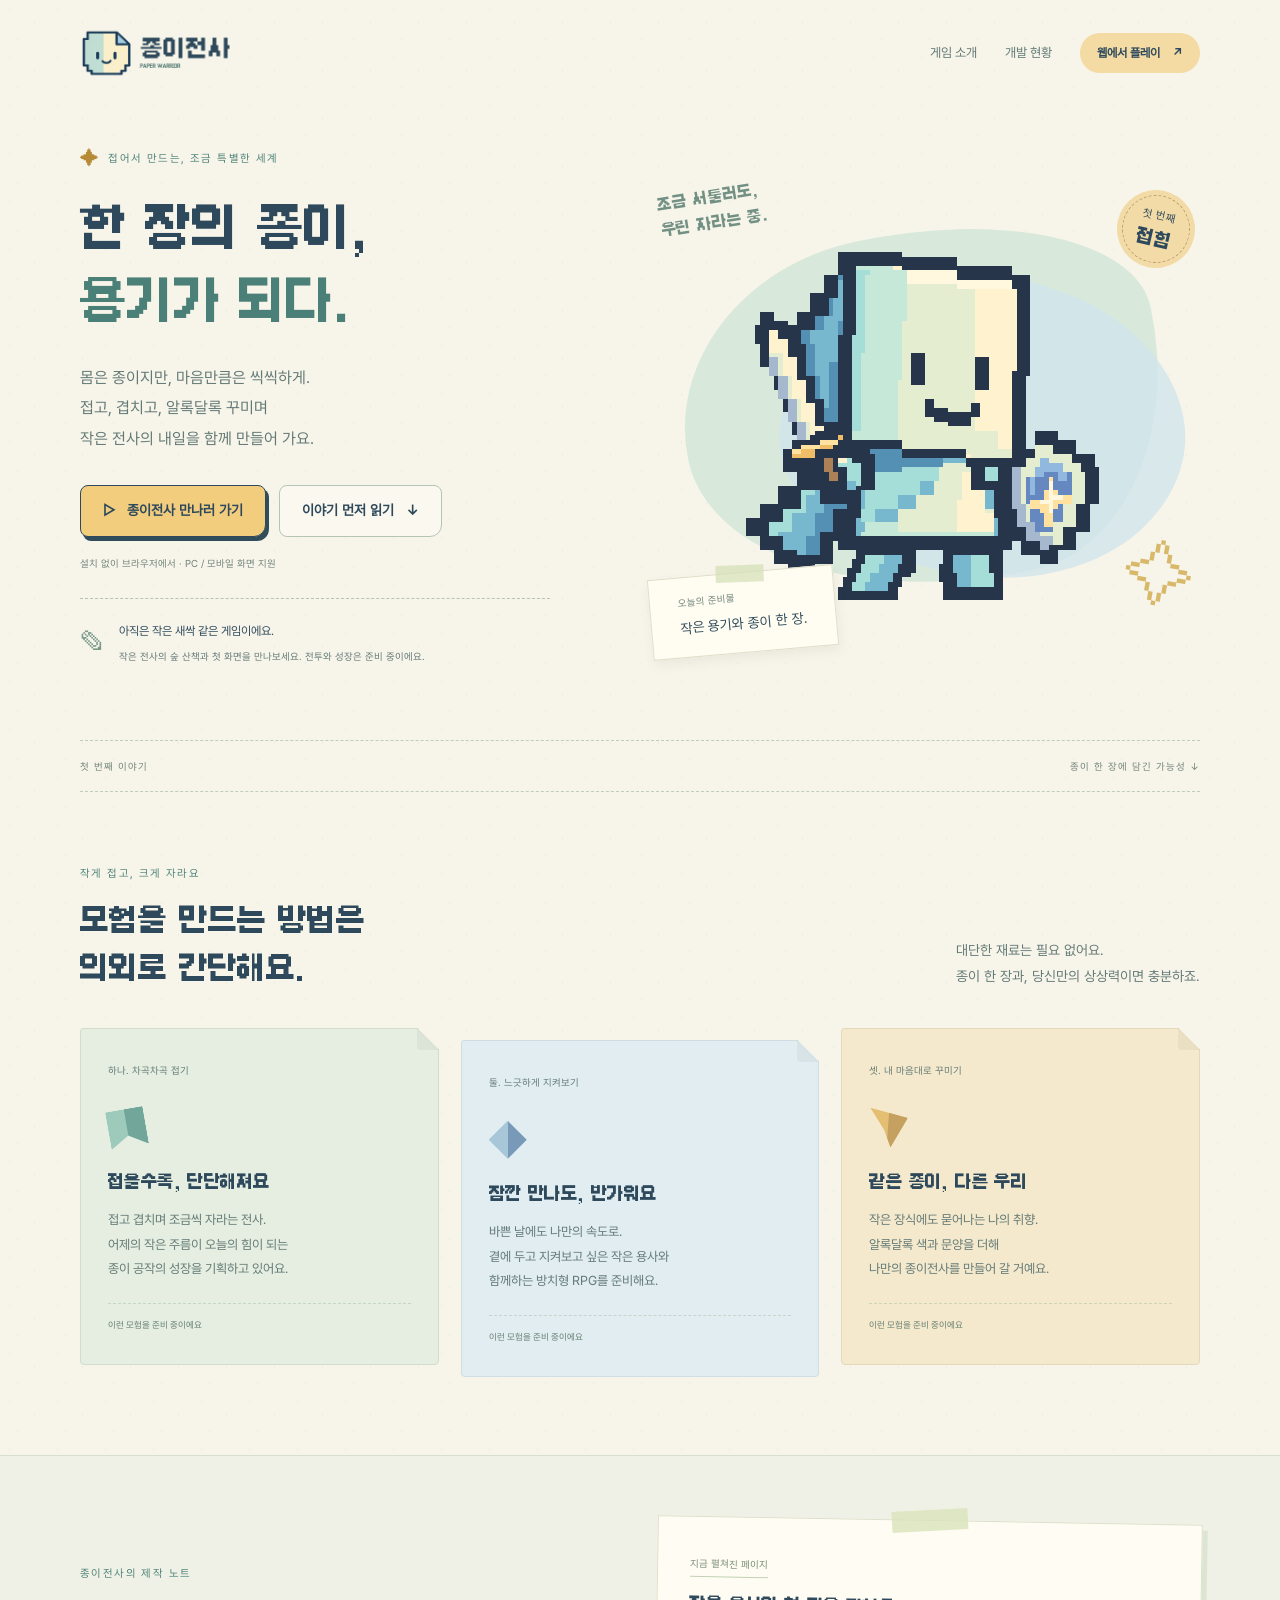
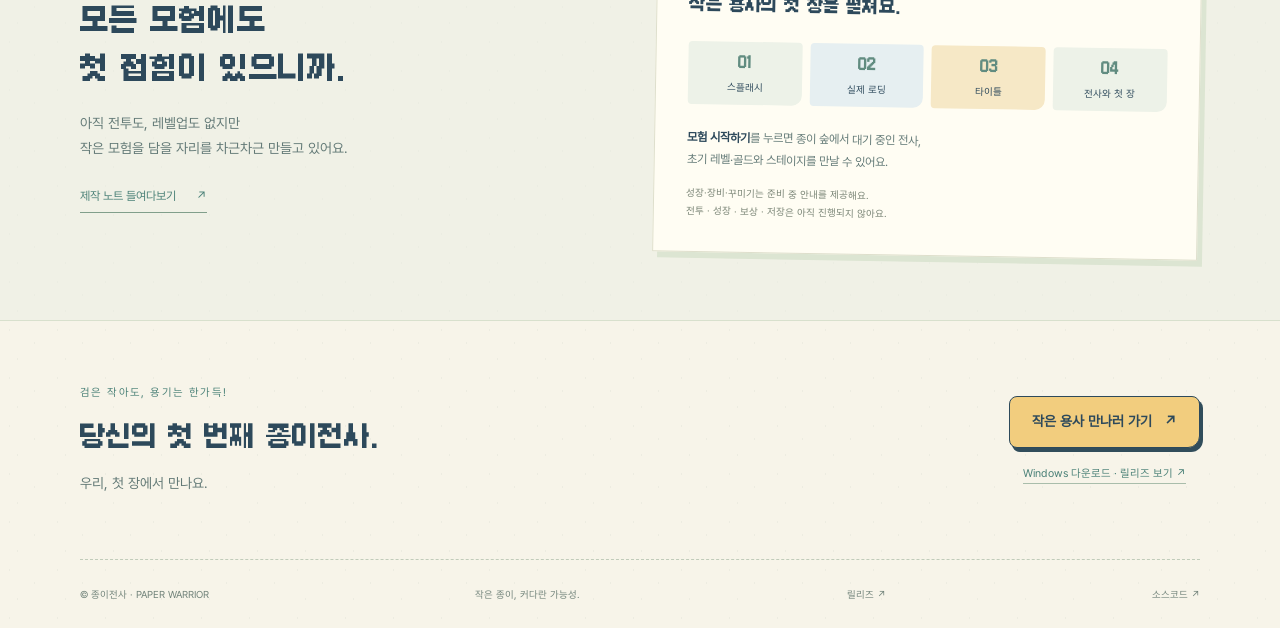
<file: index.html>
<!doctype html>
<html lang="ko">
<head>
  <meta charset="utf-8">
  <meta name="viewport" content="width=device-width, initial-scale=1">
  <meta name="description" content="한 장의 종이에서 시작되는 작은 전사의 커다란 모험. 웹 우선 방치형 RPG, 종이전사.">
  <meta name="theme-color" content="#f7f4e9">
  <title>종이전사 — 작은 종이, 커다란 모험</title>
  <link rel="icon" href="favicon.ico" sizes="any">
  <link rel="icon" href="assets/favicon_32.png" type="image/png" sizes="32x32">
  <link rel="apple-touch-icon" href="assets/apple_touch_icon.png">
  <link rel="stylesheet" href="site.css?v=8e01fab6689779d3">
</head>
<body>
  <a class="skip-link" href="#main">본문으로 건너뛰기</a>
  <header class="site-header wrap">
    <a class="brand" href="./" aria-label="종이전사 홈">
      <img class="brand-logo" src="assets/logo_wordmark.png" width="704" height="224" alt="종이전사 · PAPER WARRIOR">
    </a>
    <nav aria-label="주 메뉴">
      <a href="#about">게임 소개</a>
      <a href="#development">개발 현황</a>
      <a class="button button-small button-outline" href="play.html">웹에서 플레이 <span aria-hidden="true">↗</span></a>
    </nav>
  </header>

  <main id="main">
    <section class="hero wrap" aria-labelledby="hero-title">
      <div class="hero-copy">
        <p class="eyebrow"><span class="paper-star" aria-hidden="true">✦</span> 접어서 만드는, 조금 특별한 세계</p>
        <h1 id="hero-title">한 장의 종이,<br><em>용기가 되다.</em></h1>
        <p class="hero-description">몸은 종이지만, 마음만큼은 씩씩하게.<br>접고, 겹치고, 알록달록 꾸미며<br>작은 전사의 내일을 함께 만들어 가요.</p>
        <div class="hero-actions">
          <a class="button button-primary" href="play.html"><span aria-hidden="true">▷</span> 종이전사 만나러 가기</a>
          <a class="button button-outline" href="#about">이야기 먼저 읽기 <span aria-hidden="true">↓</span></a>
        </div>
        <p class="micro-copy">설치 없이 브라우저에서 · PC / 모바일 화면 지원</p>
        <div class="prototype-callout">
          <span class="callout-symbol" aria-hidden="true">✎</span>
          <div><strong>아직은 작은 새싹 같은 게임이에요.</strong><p>작은 전사의 숲 산책과 첫 화면을 만나보세요. 전투와 성장은 준비 중이에요.</p></div>
        </div>
      </div>

      <div class="hero-visual" aria-label="종이전사의 첫 번째 모험">
        <div class="paper-cloud cloud-mint" aria-hidden="true"></div>
        <div class="paper-cloud cloud-blue" aria-hidden="true"></div>
        <span class="hero-handwriting">조금 서툴러도,<br>우린 자라는 중.</span>
        <span class="chapter-sticker">첫 번째<br><strong>접힘</strong></span>
        <div class="hero-art"><img class="hero-sprite" src="assets/concept_idle_walk_run.png?v=cad85f3a09a4b520" width="1536" height="96" alt="작은 검과 별 방패를 든 종이전사" fetchpriority="high"></div>
        <div class="warrior-note"><span>오늘의 준비물</span><strong>작은 용기와 종이 한 장.</strong></div>
        <span class="hero-scribble" aria-hidden="true">✧</span>
      </div>
    </section>

    <div class="chapter-divider wrap" aria-hidden="true"><span>첫 번째 이야기</span><span>종이 한 장에 담긴 가능성 ↓</span></div>

    <section class="section wrap" id="about" aria-labelledby="about-title">
      <div class="section-heading">
        <div><p class="eyebrow">작게 접고, 크게 자라요</p><h2 id="about-title">모험을 만드는 방법은<br>의외로 간단해요.</h2></div>
        <p>대단한 재료는 필요 없어요.<br>종이 한 장과, 당신만의 상상력이면 충분하죠.</p>
      </div>
      <div class="feature-grid">
        <article class="feature-card"><span class="feature-number">하나. 차곡차곡 접기</span><div class="fold-icon fold-one" aria-hidden="true"></div><h3>접을수록, 단단해져요</h3><p>접고 겹치며 조금씩 자라는 전사.<br>어제의 작은 주름이 오늘의 힘이 되는<br>종이 공작의 성장을 기획하고 있어요.</p><span class="planned-label">이런 모험을 준비 중이에요</span></article>
        <article class="feature-card"><span class="feature-number">둘. 느긋하게 지켜보기</span><div class="fold-icon fold-two" aria-hidden="true"></div><h3>잠깐 만나도, 반가워요</h3><p>바쁜 날에도 나만의 속도로.<br>곁에 두고 지켜보고 싶은 작은 용사와<br>함께하는 방치형 RPG를 준비해요.</p><span class="planned-label">이런 모험을 준비 중이에요</span></article>
        <article class="feature-card"><span class="feature-number">셋. 내 마음대로 꾸미기</span><div class="fold-icon fold-three" aria-hidden="true"></div><h3>같은 종이, 다른 우리</h3><p>작은 장식에도 묻어나는 나의 취향.<br>알록달록 색과 문양을 더해<br>나만의 종이전사를 만들어 갈 거예요.</p><span class="planned-label">이런 모험을 준비 중이에요</span></article>
      </div>
    </section>

    <section class="development-section" id="development" aria-labelledby="development-title">
      <div class="wrap development-grid">
        <div><p class="eyebrow">종이전사의 제작 노트</p><h2 id="development-title">모든 모험에도<br>첫 접힘이 있으니까.</h2><p class="muted">아직 전투도, 레벨업도 없지만<br>작은 모험을 담을 자리를 차근차근 만들고 있어요.</p><a class="text-link" href="https://github.com/socra710/paper_warrior">제작 노트 들여다보기 <span aria-hidden="true">↗</span></a></div>
        <div class="development-card">
          <span class="small-tag">지금 펼쳐진 페이지</span>
          <h3>작은 용사의 첫 장을 펼쳐요.</h3>
          <ol class="screen-flow"><li><span>01</span>스플래시</li><li><span>02</span>실제 로딩</li><li><span>03</span>타이틀</li><li><span>04</span>전사와 첫 장</li></ol>
          <p><strong>모험 시작하기</strong>를 누르면 종이 숲에서 대기 중인 전사,<br>초기 레벨·골드와 스테이지를 만날 수 있어요.</p>
          <p class="development-note">성장·장비·꾸미기는 준비 중 안내를 제공해요.<br>전투 · 성장 · 보상 · 저장은 아직 진행되지 않아요.</p>
        </div>
      </div>
    </section>

    <section class="closing wrap" aria-labelledby="closing-title">
      <div><p class="eyebrow">검은 작아도, 용기는 한가득!</p><h2 id="closing-title">당신의 첫 번째 종이전사.</h2><p class="muted">우리, 첫 장에서 만나요.</p></div>
      <div class="closing-actions"><a class="button button-primary" href="play.html">작은 용사 만나러 가기 <span aria-hidden="true">↗</span></a><a class="download-link" href="https://github.com/socra710/paper_warrior_releases/releases">Windows 다운로드 · 릴리즈 보기 ↗</a></div>
    </section>
  </main>
  <footer class="site-footer wrap"><span>© 종이전사 · PAPER WARRIOR</span><span>작은 종이, 커다란 가능성.</span><a href="https://github.com/socra710/paper_warrior_releases/releases">릴리즈 <span aria-hidden="true">↗</span></a><a href="https://github.com/socra710/paper_warrior">소스코드 <span aria-hidden="true">↗</span></a></footer>
</body>
</html>
</file>
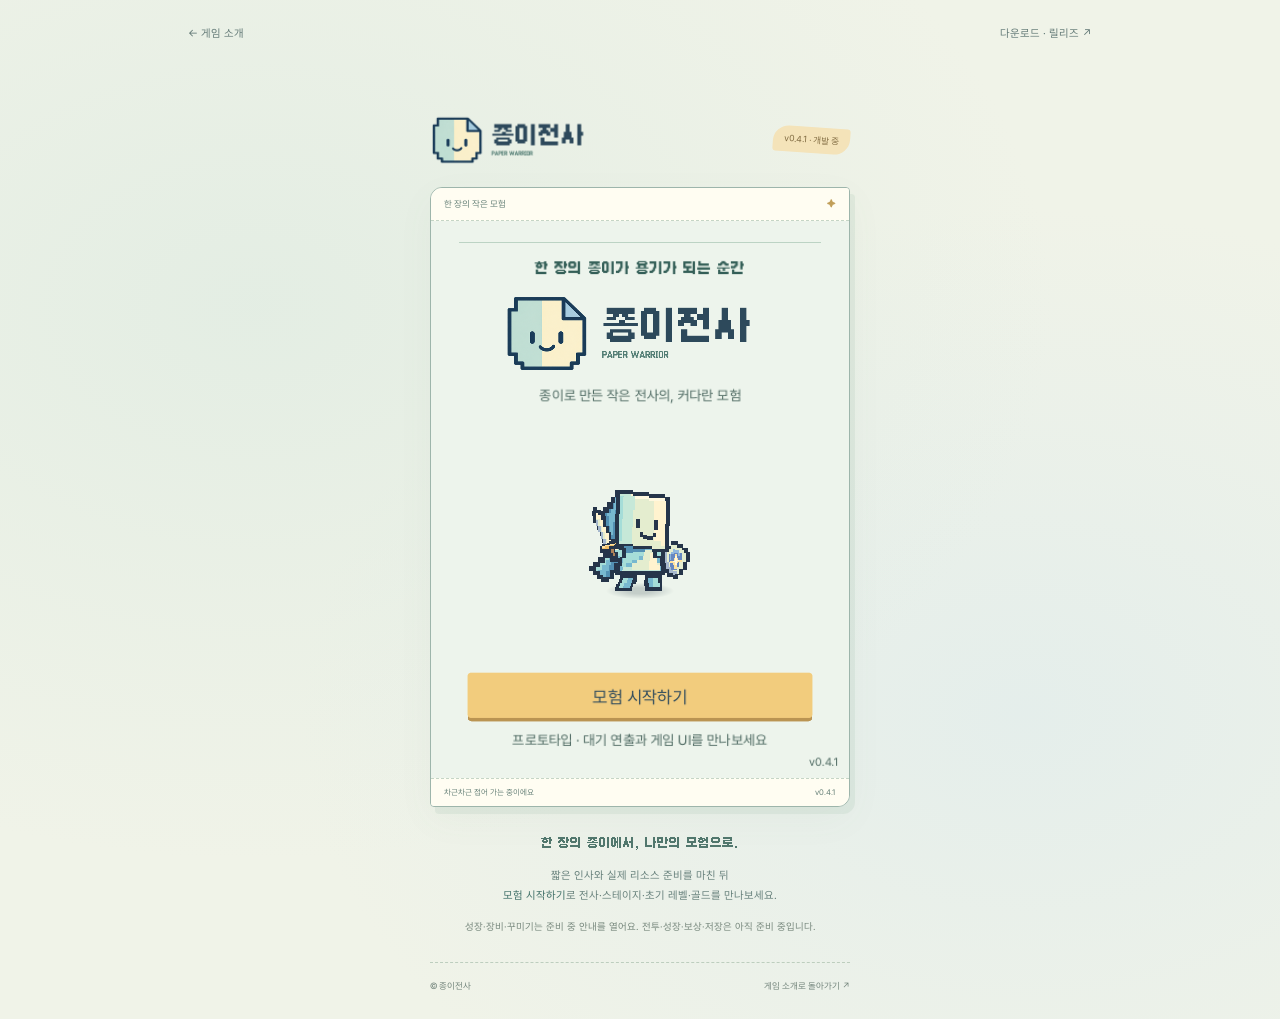
<file: play.html>
<!doctype html>
<html lang="ko">
<head>
  <meta charset="utf-8">
  <meta name="viewport" content="width=device-width, initial-scale=1">
  <meta name="theme-color" content="#f7f4e9">
  <title>종이전사 — 웹에서 플레이</title>
  <link rel="icon" href="favicon.ico" sizes="any">
  <link rel="icon" href="assets/favicon_32.png" type="image/png" sizes="32x32">
  <link rel="apple-touch-icon" href="assets/apple_touch_icon.png">
  <link rel="stylesheet" href="site.css?v=8e01fab6689779d3">
  <link rel="stylesheet" href="game-loader.css?v=ff512f25ce749d6b">
  <link id="-gd-engine-icon" rel="icon" type="image/png" href="play.icon.png" />
<link rel="apple-touch-icon" href="play.apple-touch-icon.png"/>

</head>
<body class="play-page">
  <a class="skip-link" href="#game-area">게임으로 건너뛰기</a>
  <nav class="play-navigation" aria-label="플레이 페이지 메뉴"><a href="./">← 게임 소개</a><a href="https://github.com/socra710/paper_warrior_releases/releases">다운로드 · 릴리즈 ↗</a></nav>
  <main class="player-column">
    <header class="player-heading">
      <a class="brand" href="./" aria-label="종이전사 소개">
        <img class="brand-logo" src="assets/logo_wordmark.png" width="704" height="224" alt="종이전사 · PAPER WARRIOR">
      </a>
      <span class="prototype-badge">v0.4.1 · 개발 중</span>
    </header>
    <section class="game-window" id="game-area" aria-label="종이전사 게임">
      <div class="window-chrome"><span>한 장의 작은 모험</span><span aria-hidden="true">✦</span></div>
      <div class="game-viewport">
        <canvas id="canvas" width="480" height="640" tabindex="0" aria-label="종이전사 게임 화면">이 브라우저는 게임 캔버스를 지원하지 않습니다.</canvas>
        <div class="boot-screen" id="boot-screen">
          <div class="boot-panel">
            <p class="boot-step">한 장으로 시작되는 모험</p>
            <span class="boot-fold" aria-hidden="true"></span>
            <h1>모험을 접고 있어요</h1>
            <p class="boot-hint">작은 종이 한 장에 용기를 담는 중이에요.</p>
            <p id="boot-status" role="status" aria-live="polite">종이 숲으로 가는 길을 열어요...</p>
            <progress id="boot-progress" aria-label="웹 실행 파일 다운로드 진행률"></progress>
            <button type="button" class="button button-outline" id="retry" hidden>다시 펼쳐 보기</button>
          </div>
        </div>
      </div>
      <div class="window-footer"><span>차근차근 접어 가는 중이에요</span><span>v0.4.1</span></div>
    </section>
    <aside class="play-description" aria-label="프로토타입 안내">
      <p class="play-tagline">한 장의 종이에서, 나만의 모험으로.</p>
      <p>짧은 인사와 실제 리소스 준비를 마친 뒤<br><strong>모험 시작하기</strong>로 전사·스테이지·초기 레벨·골드를 만나보세요.</p>
      <span>성장·장비·꾸미기는 준비 중 안내를 열어요. 전투·성장·보상·저장은 아직 준비 중입니다.</span>
    </aside>
    <footer class="play-footer"><span>© 종이전사</span><a href="./">게임 소개로 돌아가기 ↗</a></footer>
  </main>
  <noscript><p class="noscript-notice">게임을 실행하려면 브라우저에서 JavaScript를 허용해 주세요. <a href="./">소개로 돌아가기</a></p></noscript>
  <script type="module">
    import { bootGame } from './game-loader.mjs?v=ab4d3262cab004fc';
    import { bindGameViewport } from './game-viewport.mjs?v=e417374ce7c8f49e';
    const ui = {
      canvas: document.getElementById('canvas'),
      overlay: document.getElementById('boot-screen'),
      progress: document.getElementById('boot-progress'),
      status: document.getElementById('boot-status'),
      retry: document.getElementById('retry'),
    };
    bindGameViewport(ui.canvas);
    ui.retry.addEventListener('click', () => {
      if (ui.retry.disabled) return;
      ui.retry.disabled = true;
      window.location.reload();
    });
    const engineReady = new Promise((resolve, reject) => {
      const script = document.createElement('script');
      script.src = 'play-203d247b16bd9251.js';
      script.onload = () => resolve(window.Engine);
      script.onerror = () => reject(new Error('게임 엔진 파일을 받지 못했어요. 네트워크를 확인해 주세요.'));
      document.body.appendChild(script);
    });
    await bootGame(engineReady, {"args":[],"canvasResizePolicy":0,"ensureCrossOriginIsolationHeaders":true,"executable":"play-203d247b16bd9251","experimentalVK":false,"fileSizes":{"play-203d247b16bd9251.pck":2682000,"play-203d247b16bd9251.wasm":43699190},"focusCanvas":false,"gdextensionLibs":[]}, ui);
  </script>
</body>
</html>
</file>
<file: site.css>
@font-face {
  font-family: Pretendard;
  src: url("assets/Pretendard-Regular.otf") format("opentype");
  font-display: swap;
}

@font-face {
  font-family: Galmuri;
  src: url("assets/Galmuri11-Bold.ttf") format("truetype");
  font-display: swap;
}

:root {
  color-scheme: light;
  --background: #f7f4e9;
  --surface: #fffdf5;
  --line: #cfdbcd;
  --ink: #2d495b;
  --mint: #4a8077;
  --mint-paper: #cce4d8;
  --sky: #d3e6ee;
  --honey: #f2cd7e;
  --muted: #627976;
  --faint: #71837a;
}

* { box-sizing: border-box; }
html { scroll-behavior: smooth; scroll-padding-top: 32px; }
body { margin: 0; background-color: var(--background); background-image: url("data:image/svg+xml,%3Csvg xmlns='http://www.w3.org/2000/svg' width='48' height='48'%3E%3Cpath d='M9 10h1m24 13h1M17 39h1' stroke='%237b9585' stroke-opacity='.16'/%3E%3C/svg%3E"); color: var(--ink); font: 15px/1.8 Pretendard, sans-serif; }
a { color: inherit; text-decoration: none; }
button { font: inherit; }
a, button { -webkit-tap-highlight-color: transparent; }
a:focus-visible, button:focus-visible { outline: 3px solid #477c83; outline-offset: 5px; }
img { display: block; max-width: 100%; }
h1, h2, h3, p { margin: 0; }
h1, h2, .brand strong { font-family: Galmuri, monospace; font-weight: normal; }
em { color: var(--mint); font-style: normal; }
strong { font-weight: 600; }
.wrap { width: min(1120px, calc(100% - 64px)); margin-inline: auto; }
.skip-link { position: absolute; top: -80px; left: 16px; z-index: 20; padding: 8px 16px; background: var(--honey); color: var(--ink); }
.skip-link:focus { top: 8px; }
.site-header { min-height: 106px; display: flex; justify-content: space-between; align-items: center; gap: 24px; }
.brand { display: inline-flex; align-items: center; gap: 11px; line-height: 1.4; }
.brand-logo { width: 166px; height: auto; }
.brand-mark { width: 43px; height: 45px; display: grid; place-items: center; background: #d2e8dd; border-radius: 12px 3px 12px 3px; transform: rotate(-7deg); }
.brand-mark svg { width: 37px; height: 37px; }
.brand strong { display: block; font-size: 22px; letter-spacing: -.5px; }
.brand small { display: block; font-size: 8px; color: var(--muted); letter-spacing: 2px; margin-top: 5px; }
nav { display: flex; align-items: center; gap: 28px; font-size: 13px; color: var(--muted); }
nav a:hover, .text-link:hover, .site-footer a:hover { color: var(--ink); }
.button { display: inline-flex; justify-content: center; align-items: center; gap: 12px; min-height: 52px; padding: 12px 22px; border: 1.5px solid var(--ink); border-radius: 8px 8px 12px 8px; font-size: 14px; font-weight: 600; line-height: 1.5; transition: background .16s, transform .16s; }
.button:hover { transform: translateY(-2px) rotate(-1deg); }
.button-primary { background: var(--honey); color: var(--ink); box-shadow: 3px 4px 0 #314d5b; }
.button-primary:hover { background: #ffdfa0; }
.button-outline { border-color: #b6c4b8; background: #fffdf580; color: var(--ink); }
.button-outline:hover { background: #e7eee0; }
.button-small { min-height: 40px; padding: 9px 16px; font-size: 12px; background: #f4dba4; border-color: transparent; box-shadow: none; border-radius: 24px; }
.hero { min-height: 634px; display: grid; grid-template-columns: 1fr 1.06fr; align-items: center; gap: 52px; padding-block: 36px 68px; }
.eyebrow { color: var(--mint); font-size: 11px; letter-spacing: 1.4px; display: flex; align-items: center; gap: 8px; line-height: 1.8; }
.paper-star { color: #b78a38; font-size: 19px; line-height: 1; }
.status-dot { display: inline-block; flex: 0 0 5px; width: 5px; height: 5px; background: var(--mint); }
h1 { margin-top: 24px; font-size: clamp(35px, 3.8vw, 52px); line-height: 1.5; letter-spacing: -2px; }
.hero-description { margin-top: 24px; color: var(--muted); font-size: 16px; line-height: 1.9; }
.hero-actions { display: flex; gap: 13px; margin-top: 31px; flex-wrap: wrap; }
.micro-copy { color: var(--faint); font-size: 10px; margin-top: 17px; }
.prototype-callout { display: flex; align-items: center; gap: 13px; border-top: 1px dashed #b6c4b6; padding: 18px 0 0; margin-top: 26px; max-width: 470px; }
.callout-symbol { font-size: 26px; color: #799b8b; }
.prototype-callout strong { font-size: 12px; font-weight: 400; }
.prototype-callout p { font-size: 10px; color: var(--muted); margin-top: 3px; }
.hero-visual { position: relative; min-height: 490px; display: flex; align-items: center; justify-content: center; isolation: isolate; }
.paper-cloud { position: absolute; z-index: -1; }
.cloud-mint { width: 88%; height: 73%; top: 14%; left: 6%; background: #d8e9dc; border-radius: 43% 57% 35% 65% / 50% 35% 65% 50%; transform: rotate(-12deg); }
.cloud-blue { width: 72%; height: 62%; top: 23%; right: 3%; background: #d1e5ed; border-radius: 52% 48% 62% 38%; transform: rotate(18deg); opacity: .8; }
.hero-art { position: relative; width: 100%; max-width: 440px; aspect-ratio: 1; overflow: hidden; margin-top: 20px; }
.hero-sprite { width: 1600%; max-width: none; height: auto; image-rendering: pixelated; }
.hero-handwriting { position: absolute; top: 23px; left: 9px; font-family: Galmuri, monospace; font-size: 15px; color: #729184; transform: rotate(-9deg); line-height: 1.7; }
.chapter-sticker { position: absolute; z-index: 1; right: 5px; top: 28px; width: 78px; height: 78px; border-radius: 50%; background: #f3dba7; outline: 1px dashed #bca26f; outline-offset: -6px; display: flex; flex-direction: column; align-items: center; justify-content: center; font-size: 11px; line-height: 1.6; transform: rotate(13deg); }
.chapter-sticker strong { font: 18px Galmuri, monospace; margin-top: 2px; }
.warrior-note { position: absolute; bottom: -1px; left: 0; background: #fffdf1; padding: 15px 28px; box-shadow: 1px 5px 12px #64705e15; transform: rotate(-5deg); border: 1px solid #e0decb; }
.warrior-note::before { content: ""; position: absolute; top: -8px; left: calc(50% - 24px); width: 48px; height: 17px; background: #d2dfb6b0; transform: rotate(3deg); }
.warrior-note span { display: block; font-size: 10px; color: var(--faint); margin-bottom: 4px; }
.warrior-note strong { font-size: 14px; font-weight: 400; }
.hero-scribble { position: absolute; bottom: 13px; right: 5px; font-size: 70px; color: #d8b869; transform: rotate(10deg); }
.chapter-divider { display: flex; justify-content: space-between; padding-block: 16px; border-block: 1px dashed #c1ccba; color: var(--faint); font-size: 10px; letter-spacing: 1px; }
.section { padding-block: 72px 90px; }
.section-heading { display: flex; justify-content: space-between; align-items: end; gap: 30px; margin-bottom: 35px; }
h2 { font-size: 30px; line-height: 1.6; margin-top: 13px; letter-spacing: -1px; }
.section-heading > p { font-size: 14px; color: var(--muted); padding-bottom: 4px; }
.feature-grid { display: grid; grid-template-columns: repeat(3, 1fr); gap: 22px; }
.feature-card { position: relative; padding: 27px; background: #e5eee0; border: 1px solid #d2decd; border-radius: 3px 22px 4px 4px; }
.feature-card:nth-child(2) { background: #e1edf0; border-color: #cedee3; transform: translateY(12px); }
.feature-card:nth-child(3) { background: #f4e9cc; border-color: #e5d9bb; }
.feature-card::after { content: ""; position: absolute; right: -1px; top: -1px; width: 22px; height: 22px; background: linear-gradient(45deg, #0000000b 50%, var(--background) 51%); border-radius: 0 0 0 4px; }
.feature-number { font-size: 10px; color: var(--muted); }
.fold-icon { width: 38px; height: 38px; margin: 26px 0 22px; background: #9dcabb; clip-path: polygon(0 0, 100% 0, 100% 100%, 50% 70%, 0 100%); box-shadow: inset -19px 0 0 #72a69a; transform: rotate(-10deg); }
.fold-two { background: #a7c7d8; box-shadow: inset -19px 0 0 #7899b8; clip-path: polygon(50% 0, 100% 50%, 50% 100%, 0 50%); transform: rotate(0); }
.fold-three { background: #e4be71; box-shadow: inset -19px 0 0 #c4a061; clip-path: polygon(0 0, 100% 20%, 60% 100%, 40% 55%); transform: rotate(4deg); }
h3 { font-family: Galmuri, monospace; font-size: 17px; font-weight: normal; line-height: 1.6; letter-spacing: -.6px; }
.feature-card p { color: var(--muted); font-size: 13px; line-height: 1.9; margin-top: 12px; }
.planned-label { display: inline-block; font-size: 9px; color: #647d70; border-top: 1px dashed #93ad9460; padding-top: 13px; margin-top: 21px; width: 100%; }
.development-section { padding-block: 64px; background: #eaf0e480; border-block: 1px solid #d8e0cd; }
.development-grid { display: grid; grid-template-columns: 1fr 1.1fr; gap: 80px; align-items: center; }
.muted { color: var(--muted); font-size: 14px; margin-top: 18px; }
.text-link { display: inline-flex; gap: 20px; font-size: 12px; margin-top: 25px; padding-bottom: 4px; border-bottom: 1px solid #819f8b; color: var(--mint); }
.development-card { position: relative; background: #fffdf3; border: 1px solid #dedfcc; padding: 32px; box-shadow: 5px 6px 0 #dce5d2; transform: rotate(1deg); }
.development-card::before { content: ""; position: absolute; width: 76px; height: 21px; top: -11px; left: calc(50% - 38px); background: #d9e3bac9; transform: rotate(-4deg); }
.small-tag { display: inline-block; color: #748a74; font-size: 10px; margin-bottom: 14px; border-bottom: 1px solid #c2d1b3; padding-bottom: 4px; }
.screen-flow { list-style: none; margin: 23px 0; padding: 0; display: grid; grid-template-columns: repeat(4, 1fr); gap: 8px; }
.screen-flow li { font-size: 10px; text-align: center; background: #edf2e8; padding: 11px 3px 9px; border-radius: 4px 4px 10px 4px; }
.screen-flow li:nth-child(2) { background: #e6eff1; }
.screen-flow li:nth-child(3) { background: #f6e8c6; }
.screen-flow span { display: block; font: 14px Galmuri, monospace; color: #618c80; margin-bottom: 7px; }
.development-card p { color: var(--muted); font-size: 12px; }
.development-card p strong { color: var(--ink); }
.development-card .development-note { color: #778273; font-size: 10px; margin-top: 13px; }
.closing { display: flex; justify-content: space-between; gap: 30px; align-items: center; padding-block: 62px; }
.closing h2 { font-size: 27px; }
.closing .muted { margin-top: 12px; }
.closing-actions { display: flex; flex-direction: column; align-items: center; gap: 16px; }
.download-link { color: var(--mint); font-size: 11px; border-bottom: 1px solid #a9bdab; }
.site-footer { display: flex; justify-content: space-between; gap: 20px; border-top: 1px dashed #c1ccba; padding-block: 25px; font-size: 10px; color: var(--faint); }

@media (max-width: 900px) {
  .wrap { width: calc(100% - 40px); }
  .hero { gap: 26px; grid-template-columns: 1.1fr 1fr; min-height: 600px; }
  h1 { font-size: 36px; }
  .hero-description { font-size: 15px; }
  .hero-actions .button { font-size: 12px; padding-inline: 15px; }
  .hero-visual { min-height: 400px; }
  .hero-handwriting { font-size: 12px; top: 18px; }
  .chapter-sticker { width: 62px; height: 62px; right: 0; font-size: 9px; }
  .chapter-sticker strong { font-size: 15px; }
  .warrior-note { left: 12px; bottom: 18px; padding: 12px 20px; }
  .warrior-note strong { font-size: 11px; }
  .hero-scribble { right: -2px; font-size: 50px; bottom: 10px; }
  .section-heading { display: block; }
  .section-heading > p { margin-top: 20px; }
  .feature-card { padding: 21px; }
  .feature-card p { font-size: 12px; }
  .development-grid { gap: 40px; }
}

@media (max-width: 640px) {
  .site-header { min-height: 84px; gap: 12px; }
  .brand { gap: 9px; }
  .brand-logo { width: 140px; }
  .brand strong { font-size: 18px; }
  .brand-mark { width: 36px; height: 39px; }
  .brand-mark svg { width: 31px; height: 31px; }
  .brand small { font-size: 7px; letter-spacing: 1.2px; }
  nav { gap: 0; }
  .site-header nav > a:not(.button) { display: none; }
  .button-small { font-size: 10px; padding-inline: 12px; }
  .hero { display: flex; flex-direction: column; align-items: stretch; padding-block: 33px 28px; gap: 23px; }
  h1 { font-size: clamp(32px, 8.5vw, 46px); letter-spacing: -1.5px; margin-top: 20px; }
  .hero-description { font-size: 15px; margin-top: 20px; }
  .hero-actions { margin-top: 26px; gap: 11px; }
  .hero-actions .button { min-height: 47px; font-size: 12px; padding-inline: 13px; }
  .prototype-callout { margin-top: 25px; padding-top: 15px; }
  .hero-visual { width: 100%; min-height: 380px; max-width: 440px; margin-inline: auto; }
  .hero-art { max-width: 430px; margin-top: 5px; width: 100%; }
  .hero-handwriting { top: 5px; font-size: 12px; }
  .chapter-sticker { top: 8px; right: 7px; }
  .warrior-note { left: 13px; bottom: 12px; }
  .hero-scribble { right: 10px; bottom: 0; }
  .chapter-divider { font-size: 9px; letter-spacing: 0; }
  .section { padding-block: 42px 45px; }
  h2 { font-size: 24px; }
  .section-heading > p { font-size: 13px; }
  .feature-grid { grid-template-columns: 1fr; gap: 15px; }
  .feature-card { padding: 25px; }
  .feature-card:nth-child(2) { transform: none; }
  .fold-icon { margin-block: 24px 20px; }
  .feature-card p { font-size: 14px; }
  .development-section { padding-block: 42px; }
  .development-grid { grid-template-columns: 1fr; gap: 35px; }
  .development-card { padding: 25px 20px; transform: none; }
  .closing { align-items: start; flex-direction: column; padding-block: 42px; }
  .closing h2 { font-size: 23px; }
  .site-footer { flex-wrap: wrap; font-size: 9px; gap: 8px 20px; }
  .site-footer > span:nth-child(2) { display: none; }
}

@media (prefers-reduced-motion: reduce) {
  html { scroll-behavior: auto; }
  .button { transition: none; }
}
</file>
<file: game-loader.css>
.play-page { min-height: 100svh; background-color: #f0f3e8; background-image: radial-gradient(ellipse at 20% 30%, #d7e8df80, transparent 55%), radial-gradient(ellipse at 80% 70%, #d9e9ee80, transparent 50%); }
.play-navigation { max-width: 960px; margin: 0 auto; padding: 24px 28px; display: flex; justify-content: space-between; font-size: 11px; color: var(--muted); }
.player-column { width: min(420px, calc(100% - 32px)); margin: clamp(24px, 5vh, 60px) auto 0; }
.player-heading { display: flex; align-items: center; justify-content: space-between; gap: 12px; margin-bottom: 20px; }
.player-heading .brand-logo { width: 170px; }
.player-heading .brand strong { font-size: 20px; }
.player-heading .brand small { font-size: 10px; letter-spacing: .5px; }
.prototype-badge { background: #f4e3b9; border-radius: 16px 3px 16px 3px; padding: 5px 11px; color: #806b41; font-size: 9px; white-space: nowrap; transform: rotate(4deg); }
.game-window { position: relative; border: 1px solid #9db5ab; border-radius: 12px 4px 12px 4px; overflow: hidden; box-shadow: 5px 7px 0 #b0c7b93d, 0 12px 38px #6178610c; background: #edf4ec; }
.window-chrome, .window-footer { display: flex; align-items: center; justify-content: space-between; padding: 8px 13px; background: #fffdf2; color: #668078; font-size: 9px; }
.window-chrome { border-bottom: 1px dashed #c5d5c6; }
.window-chrome > span:last-child { color: #c19f59; }
.game-viewport { position: relative; aspect-ratio: 3 / 4; width: 100%; overflow: hidden; }
#canvas { display: block; width: 100%; height: 100%; border: 0; touch-action: none; outline: none; }
#canvas:focus, #canvas:focus-visible { outline: none; }
.window-footer { border-top: 1px dashed #c5d5c6; padding-block: 6px; font-size: 8px; }
.boot-screen { position: absolute; inset: 0; background: #e0e9e9; display: grid; place-items: center; padding: 24px; text-align: center; }
[hidden] { display: none !important; }
.boot-panel { width: min(100%, 340px); }
.boot-step { margin: 0 0 18px; font-size: 11px; letter-spacing: .5px; color: #45635c; }
.boot-fold { display: block; width: 144px; height: 144px; margin: 0 auto 24px; background: url("assets/paper_fold.png?v=631b209509b2cac7") 0 0 / 1152px 144px no-repeat; image-rendering: pixelated; animation: paper-fold 1s steps(8) infinite; }
@keyframes paper-fold { to { background-position-x: -1152px; } }
.boot-screen h1 { font-family: Galmuri, monospace; font-size: 18px; letter-spacing: 0; margin: 0 0 12px; color: var(--ink); }
.boot-hint { font-size: 12px; color: #45635c; line-height: 1.7; margin-bottom: 18px; }
#boot-status { font-size: 12px; color: #304c46; overflow-wrap: anywhere; max-height: 120px; overflow-y: auto; }
#boot-progress { display: block; width: 100%; height: 5px; margin-top: 17px; border: 0; accent-color: #6da696; }
#boot-progress::-webkit-progress-bar { background: #cfdfd1; border-radius: 4px; }
#boot-progress::-webkit-progress-value { background: #6da696; border-radius: 4px; }
#retry { margin: 16px auto 0; font-size: 14px; min-height: 44px; }
.boot-panel:has(#retry:not([hidden])) .boot-fold { animation-play-state: paused; }
.play-description { text-align: center; padding: 25px 0 0; }
.play-description .play-tagline { font-family: Galmuri, monospace; font-size: 12px; color: #52786e; margin-bottom: 11px; }
.play-description p { font-size: 11px; color: #657f7a; line-height: 1.9; }
.play-description strong { color: #3e6f67; font-weight: 400; }
.play-description > span { display: block; font-size: 10px; color: #75867b; margin-top: 10px; }
.play-footer { margin-top: 27px; padding-block: 15px 24px; border-top: 1px dashed #bdcebe; display: flex; justify-content: space-between; font-size: 9px; color: var(--faint); }
.noscript-notice { position: fixed; bottom: 0; margin: 0; width: 100%; padding: 14px; text-align: center; background: #f4dfb9; color: var(--ink); }

@media (orientation: landscape) and (max-height: 600px) and (min-width: 640px) {
  .play-navigation { position: absolute; top: 8px; left: 16px; right: 16px; max-width: none; padding: 0; }
  .player-column { width: min(960px, calc(100% - 32px), calc((100svh - 96px) * 16 / 9)); margin-top: 4px; }
  .player-heading { justify-content: center; gap: 14px; margin-bottom: 4px; }
  .player-heading .brand-logo { width: 90px; }
  .window-chrome, .window-footer { padding-block: 4px; }
  .game-viewport { aspect-ratio: 16 / 9; }
  .boot-screen { padding: 12px 20px; }
  .boot-panel { max-width: 440px; }
  .boot-step { margin-bottom: 10px; }
  .boot-fold { width: 80px; height: 80px; margin-bottom: 10px; background-size: 640px 80px; animation-name: paper-fold-small; }
  @keyframes paper-fold-small { to { background-position-x: -640px; } }
  .boot-screen h1 { font-size: 18px; }
  .boot-hint { display: none; }
}

@media (max-width: 480px) {
  .play-navigation { padding: 17px 18px; }
  .player-column { margin-top: 17px; }
  .player-heading { margin-bottom: 15px; }
  .player-heading .brand-logo { width: 154px; }
  .player-heading .brand-mark { width: 34px; height: 37px; }
  .player-heading .brand strong { font-size: 18px; }
  .player-heading .brand small { font-size: 9px; }
  .prototype-badge { font-size: 8px; padding: 4px 8px; }
}
</file>
